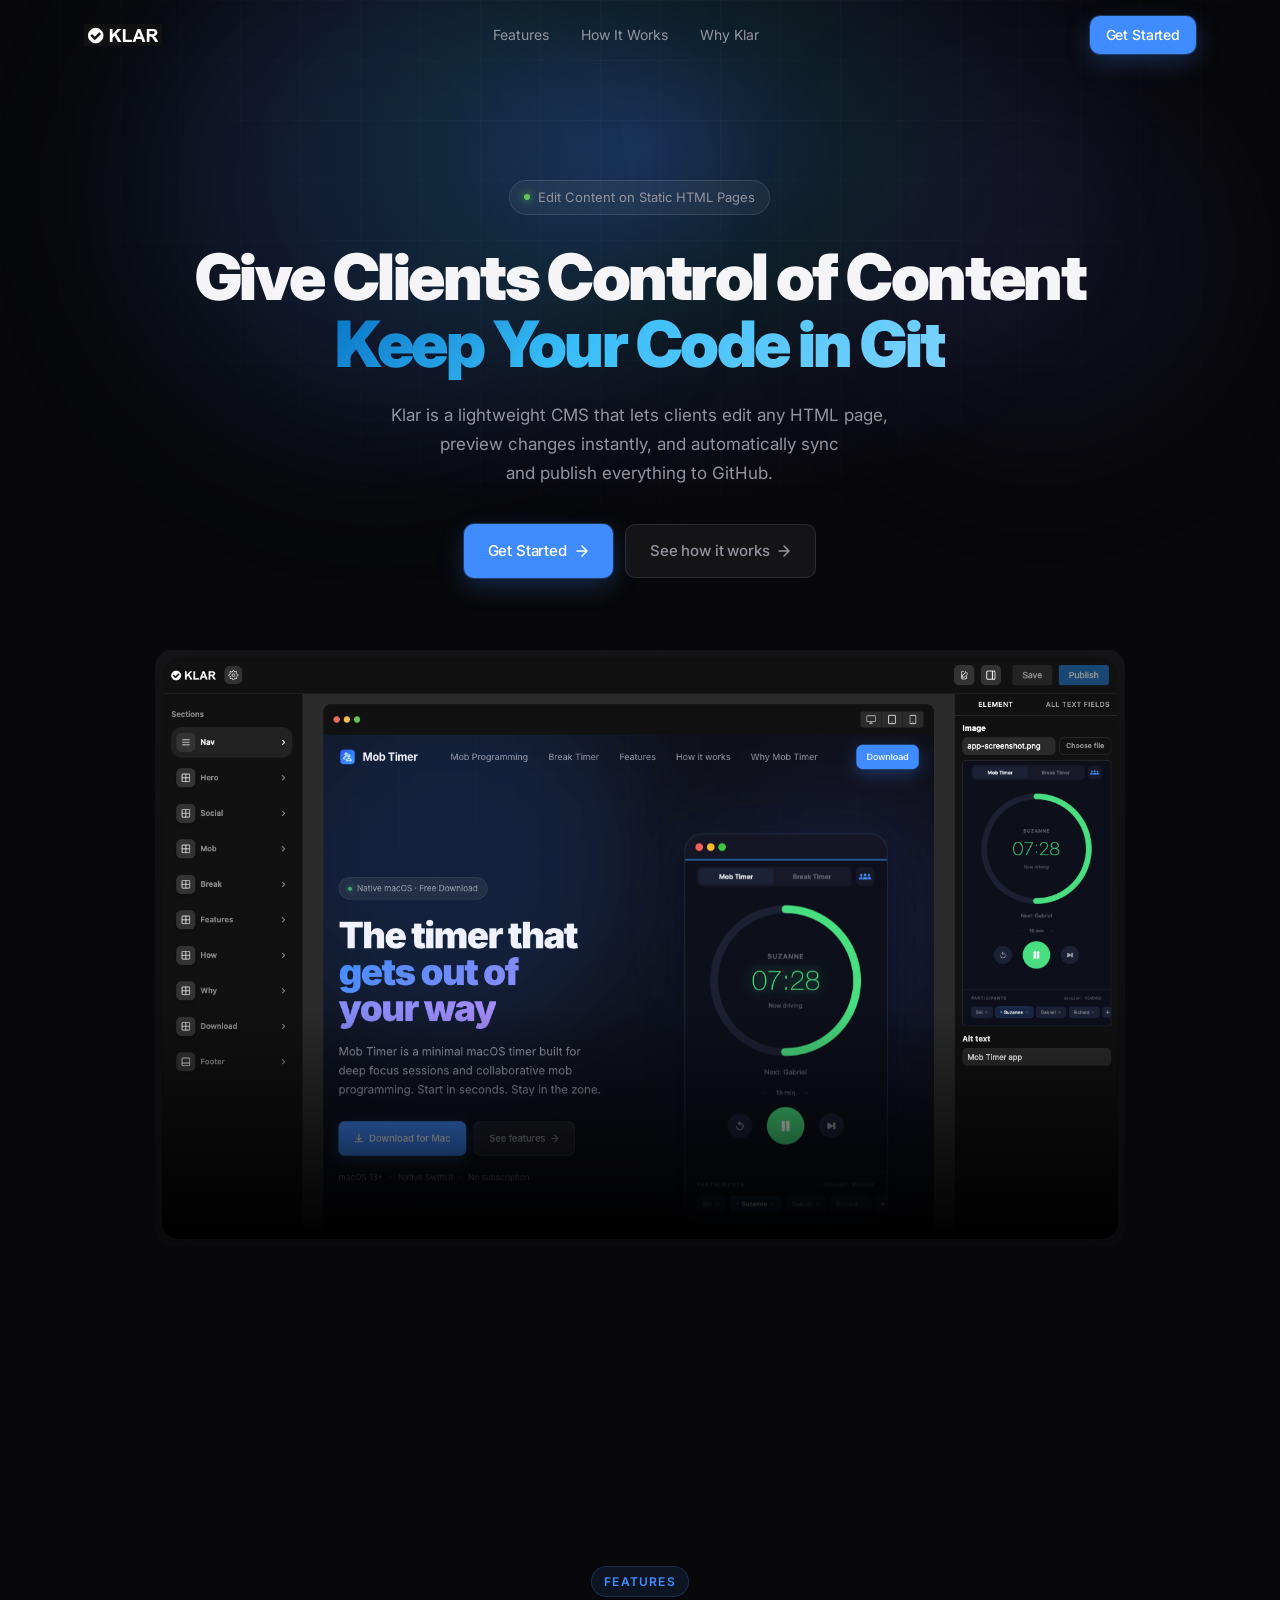
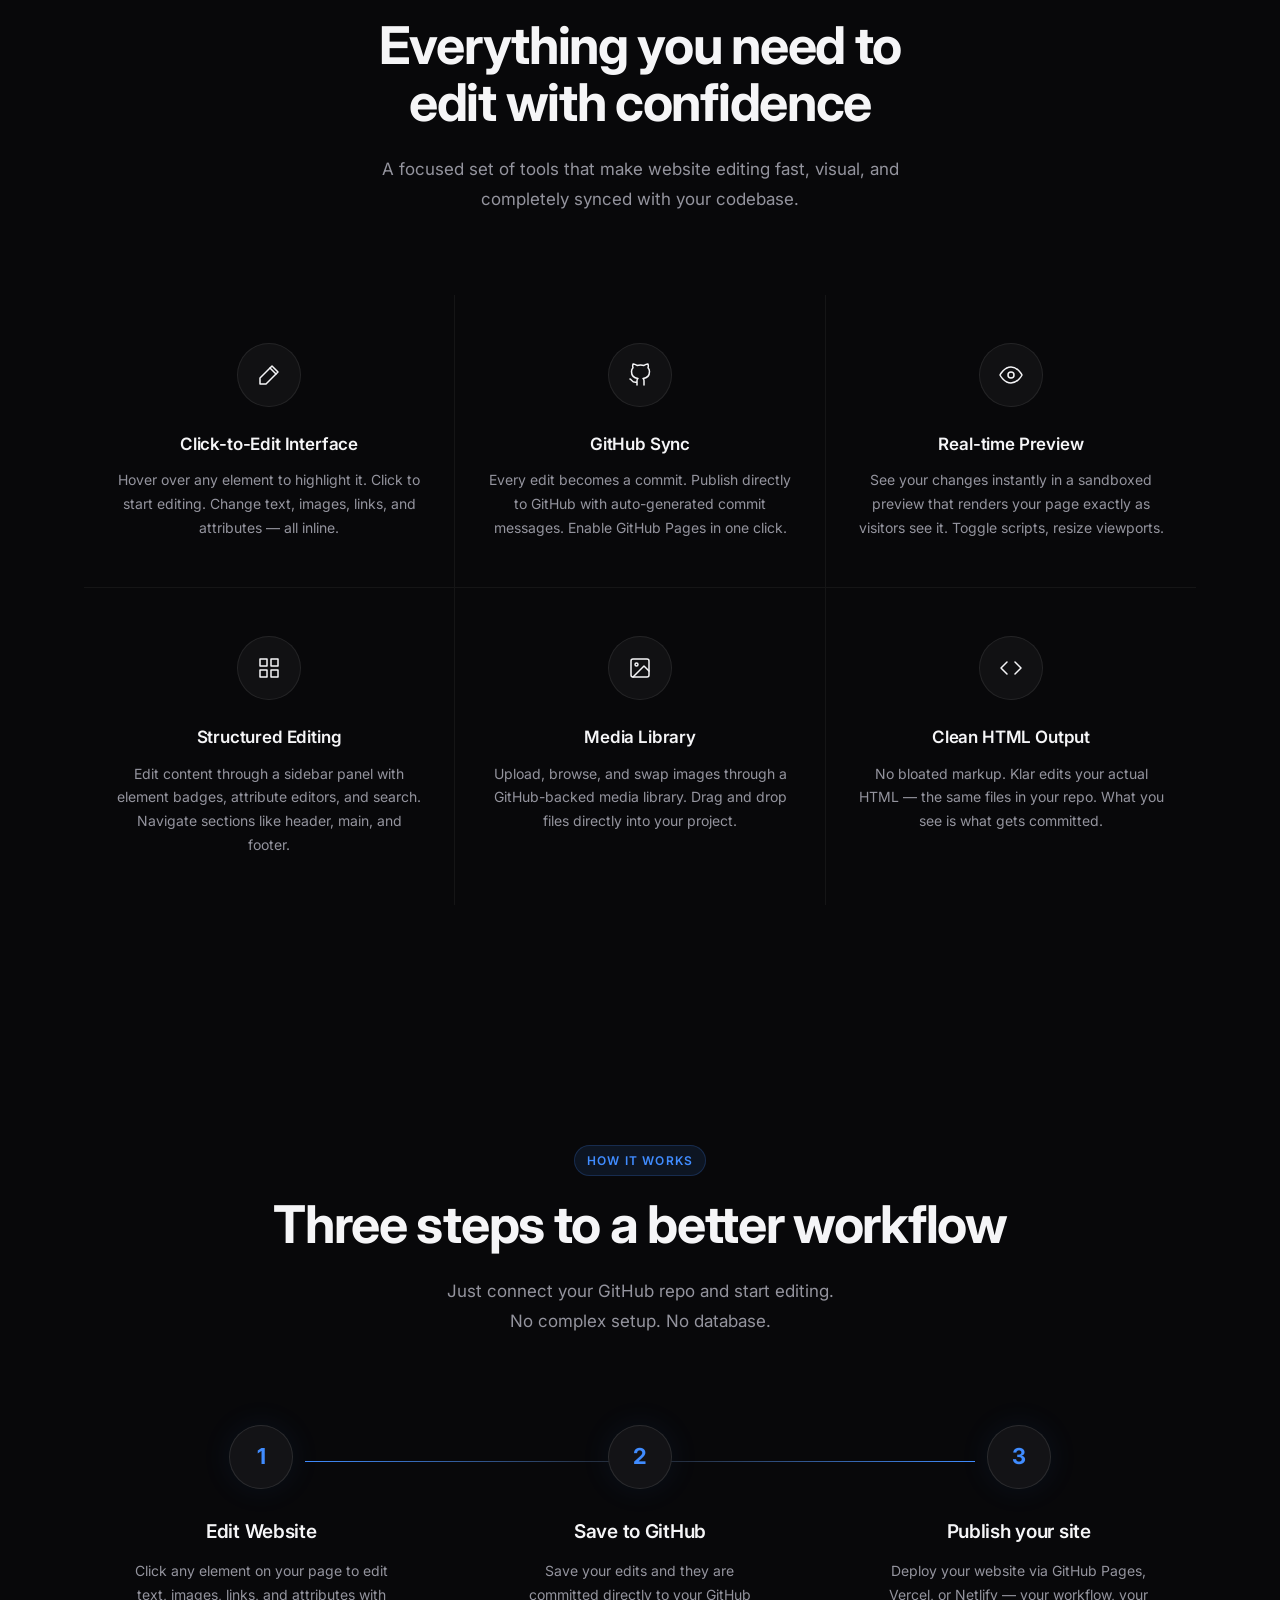
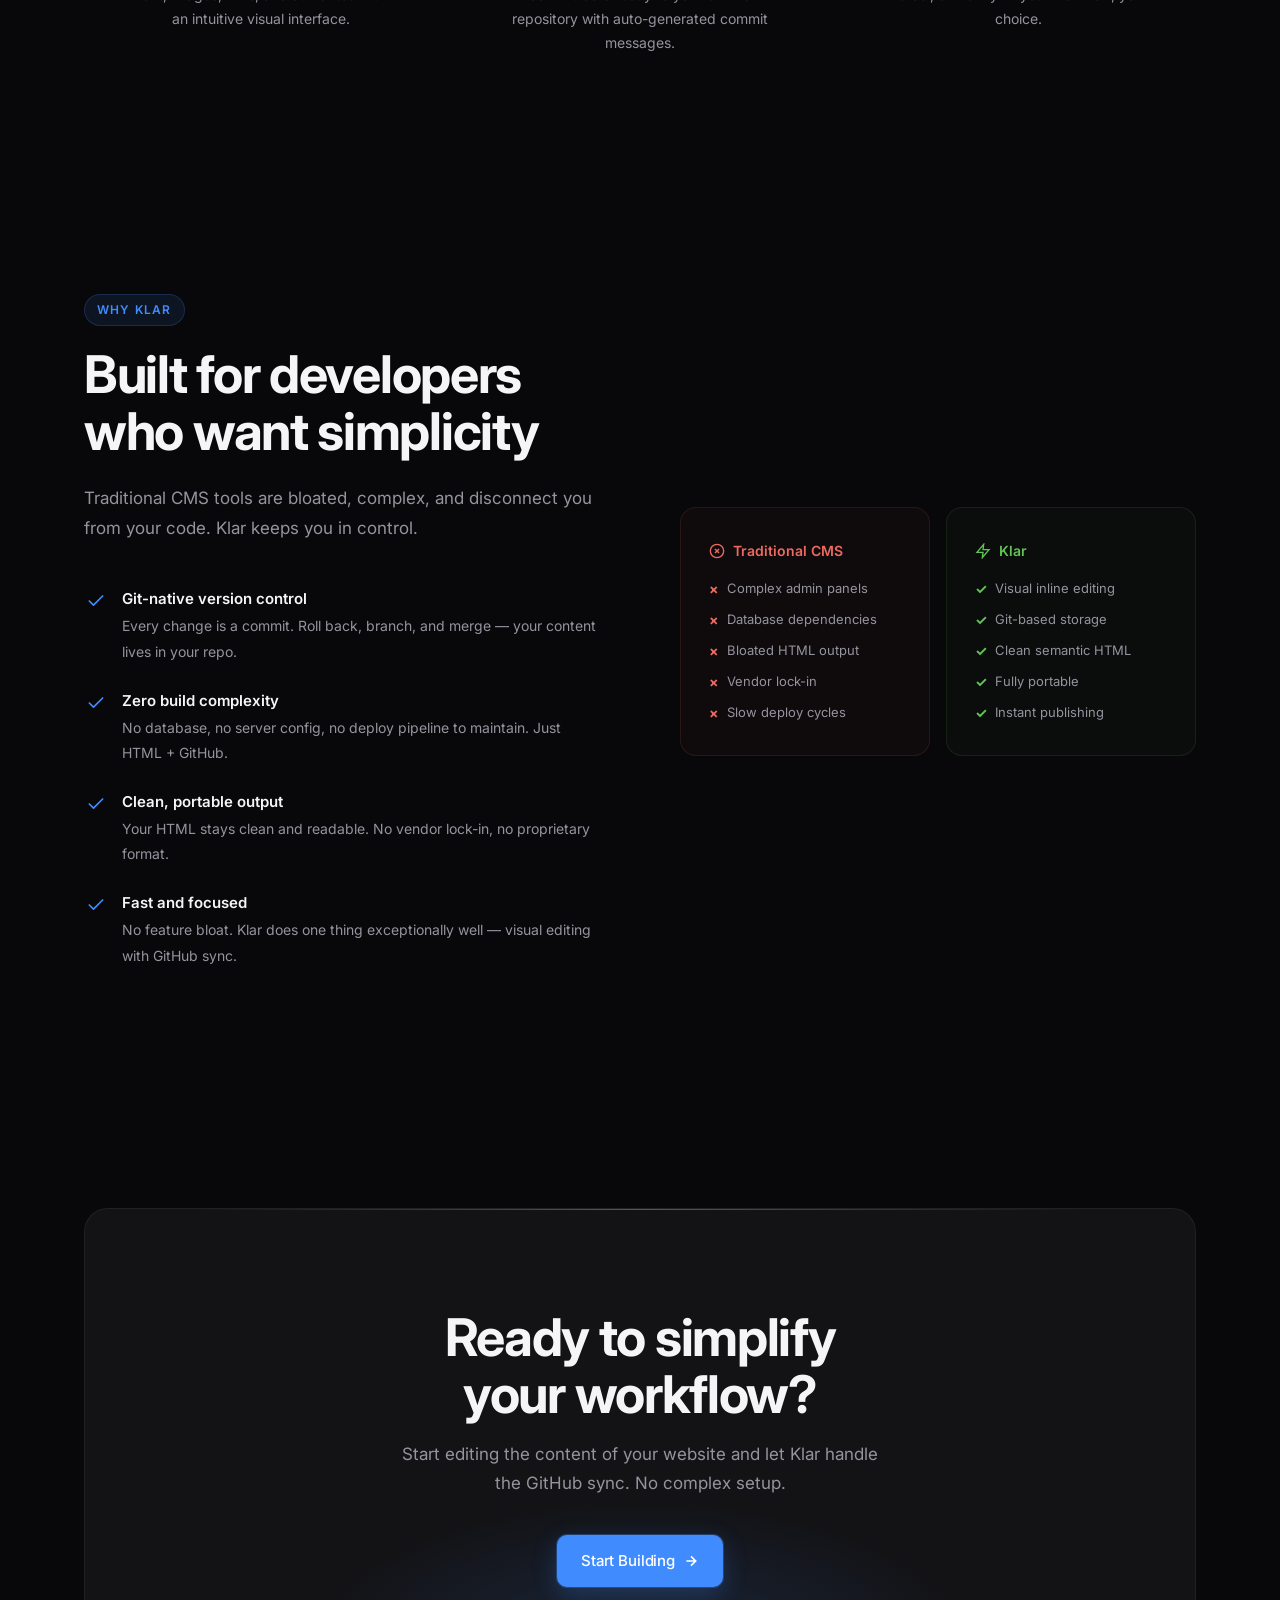
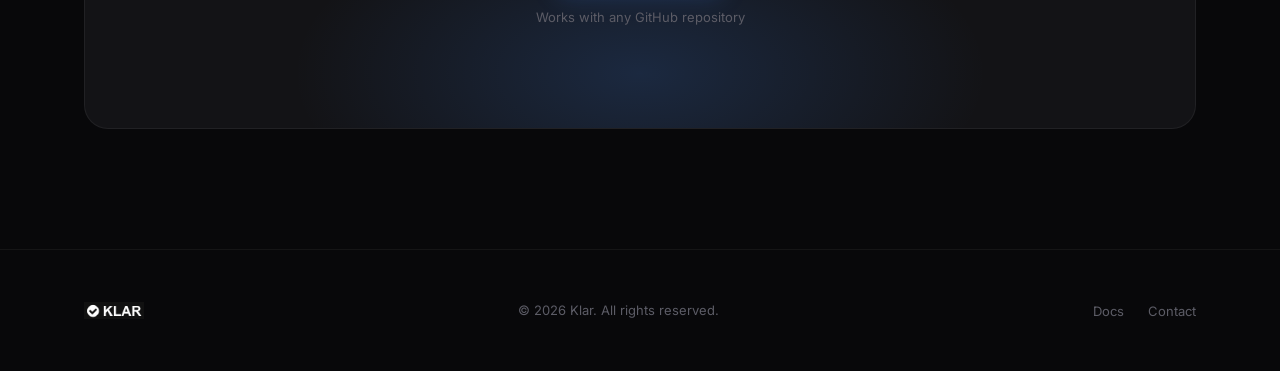
<file: index-1.html>
<!DOCTYPE html>
<html lang="en">
  <head>
    <script>
      document.documentElement.classList.add("js");
    </script>
    <meta charset="UTF-8">
    <meta name="viewport" content="width=device-width, initial-scale=1.0">
    <title>Klar — Visual CMS with GitHub Sync</title>
    <link rel="icon" type="image/png" sizes="32x32" href="favicon-32.png">
    <link rel="icon" type="image/png" sizes="512x512" href="favicon.png">
    <link rel="apple-touch-icon" href="images/favicon.png">
    <meta name="description" content="Edit your website visually. Sync every change to GitHub automatically. Klar is the modern CMS built for developers who want simplicity and control.">
    <link rel="preconnect" href="https://fonts.googleapis.com">
    <link rel="preconnect" href="https://fonts.gstatic.com" crossorigin="">
    <link href="https://fonts.googleapis.com/css2?family=Inter:wght@400;500;600;700;800&amp;display=swap" rel="stylesheet">
    <style>
      /* ========================================
       CSS Variables & Reset
       ======================================== */
      :root {
        --color-primary: #408cff;
        --color-primary-hover: #5a9fff;
        --color-primary-soft: rgba(64, 140, 255, 0.1);
        --color-primary-glow: rgba(64, 140, 255, 0.3);

        --color-bg: #08080a;
        --color-bg-elevated: #0f0f12;
        --color-bg-card: #131316;
        --color-bg-card-hover: #1a1a1e;

        --color-surface: #18181c;
        --color-surface-hover: #202024;

        --color-text: #f5f5f7;
        --color-text-secondary: #94949e;
        --color-text-muted: #5c5c66;

        --color-border: rgba(255, 255, 255, 0.05);
        --color-border-hover: rgba(255, 255, 255, 0.1);

        --color-green: #61c454;
        --color-orange: #fb923c;
        --color-red: #ec6a5f;

        --font-sans:
          "Inter", -apple-system, BlinkMacSystemFont, "Segoe UI", sans-serif;
        --font-mono: "SF Mono", "Fira Code", "Fira Mono", monospace;

        --radius-sm: 8px;
        --radius-md: 12px;
        --radius-lg: 16px;
        --radius-xl: 24px;
        --radius-full: 9999px;

        --max-width: 1160px;
        --section-padding: 120px;

        --ease-out-expo: cubic-bezier(0.16, 1, 0.3, 1);
        --ease-out-quart: cubic-bezier(0.25, 1, 0.5, 1);
      }

      *,
      *::before,
      *::after {
        margin: 0;
        padding: 0;
        box-sizing: border-box;
      }

      html {
        scroll-behavior: smooth;
        -webkit-font-smoothing: antialiased;
        -moz-osx-font-smoothing: grayscale;
      }

      body {
        font-family: var(--font-sans);
        background: var(--color-bg);
        color: var(--color-text);
        line-height: 1.6;
        overflow-x: hidden;
      }

      a {
        color: inherit;
        text-decoration: none;
      }

      img {
        max-width: 100%;
        display: block;
      }

      /* ========================================
       Utility
       ======================================== */
      .container {
        max-width: var(--max-width);
        margin: 0 auto;
        padding: 0 24px;
      }

      .section {
        padding: var(--section-padding) 0;
      }

      .section-label {
        display: inline-block;
        font-size: 12px;
        font-weight: 600;
        letter-spacing: 0.1em;
        text-transform: uppercase;
        color: var(--color-primary);
        background: rgba(64, 140, 255, 0.1);
        border: 1px solid rgba(64, 140, 255, 0.2);
        padding: 5px 12px;
        border-radius: 100px;
        margin-bottom: 20px;
      }

      .section-title {
        font-size: clamp(34px, 5vw, 52px);
        font-weight: 700;
        line-height: 1.1;
        letter-spacing: -0.025em;
        margin-bottom: 24px;
      }

      .section-desc {
        font-size: 17px;
        color: var(--color-text-secondary);
        max-width: 560px;
        line-height: 1.75;
      }

      .btn {
        display: inline-flex;
        align-items: center;
        gap: 8px;
        font-family: var(--font-sans);
        font-weight: 500;
        letter-spacing: -0.01em;
        border-radius: 10px;
        border: none;
        cursor: pointer;
        transition: all 0.2s cubic-bezier(0.4, 0, 0.2, 1);
        white-space: nowrap;
      }

      .btn-sm {
        padding: 8px 16px;
        font-size: 14px;
      }

      .btn-large {
        padding: 14px 24px;
        font-size: 15px;
      }

      .btn-primary {
        background: var(--color-primary);
        color: #fff;
        box-shadow:
          0 0 0 1px rgba(64, 140, 255, 0.3),
          0 8px 24px rgba(64, 140, 255, 0.25);
      }

      .btn-primary:hover {
        background: #3b9ede;
        box-shadow:
          0 0 0 1px rgba(64, 140, 255, 0.5),
          0 12px 32px rgba(64, 140, 255, 0.35);
        transform: translateY(-1px);
      }

      .btn-secondary {
        color: var(--color-text-secondary);
        background: rgba(255, 255, 255, 0.05);
        border: 1px solid var(--color-border-hover);
      }

      .btn-secondary:hover {
        color: var(--color-text);
        background: rgba(255, 255, 255, 0.09);
        border-color: rgba(255, 255, 255, 0.14);
        transform: translateY(-1px);
      }

      /* ========================================
       Animations
       ======================================== */
      @keyframes fadeUp {
        from {
          opacity: 0;
          transform: translateY(40px);
        }

        to {
          opacity: 1;
          transform: translateY(0);
        }
      }

      @keyframes fadeIn {
        from {
          opacity: 0;
        }

        to {
          opacity: 1;
        }
      }

      @keyframes pulseGlow {

        0%,
        100% {
          opacity: 0.3;
        }

        50% {
          opacity: 0.7;
        }
      }

      @keyframes breathe {

        0%,
        100% {
          transform: scale(1);
          opacity: 0.3;
        }

        50% {
          transform: scale(1.05);
          opacity: 0.6;
        }
      }

      @keyframes slideInUp {
        from {
          opacity: 0;
          transform: translateY(60px) scale(0.97);
        }

        to {
          opacity: 1;
          transform: translateY(0) scale(1);
        }
      }

      .js .animate-on-scroll {
        opacity: 0;
        transform: translateY(40px);
        transition:
          opacity 0.9s var(--ease-out-expo),
          transform 0.9s var(--ease-out-expo);
      }

      .js .animate-on-scroll.visible {
        opacity: 1;
        transform: translateY(0);
      }

      /* ========================================
       Navigation
       ======================================== */
      .nav {
        position: fixed;
        top: 0;
        left: 0;
        right: 0;
        z-index: 100;
        padding: 16px 0;
      }

      .nav::before {
        content: "";
        position: absolute;
        inset: 0;
        background: var(--color-bg);
        border-bottom: 1px solid var(--color-border-hover);
        opacity: 0;
        transition: opacity 0.3s ease;
        z-index: -1;
      }

      .nav.scrolled::before {
        opacity: 1;
      }

      .nav-inner {
        max-width: var(--max-width);
        margin: 0 auto;
        padding: 0 24px;
        display: flex;
        align-items: center;
        gap: 40px;
      }

      .nav-logo {
        display: flex;
        align-items: center;
        gap: 10px;
        font-size: 17px;
        font-weight: 700;
        letter-spacing: -0.02em;
        flex-shrink: 0;
      }

      .nav-links {
        display: flex;
        justify-content: center;
        gap: 8px;
        list-style: none;
        flex: 1;
      }

      .nav-links a {
        font-size: 14px;
        color: var(--color-text-secondary);
        padding: 6px 12px;
        border-radius: 8px;
        transition: all 0.2s ease;
      }

      .nav-links a:hover {
        color: var(--color-text);
        background: rgba(255, 255, 255, 0.06);
      }

      .nav-links a.nav-active {
        color: var(--color-text);
        background: rgba(255, 255, 255, 0.06);
      }

      .nav .btn {
        margin-left: auto;
        flex-shrink: 0;
      }

      .mobile-toggle {
        display: none;
        background: none;
        border: none;
        color: var(--color-text);
        cursor: pointer;
        padding: 4px;
      }

      /* ========================================
       Hero
       ======================================== */
      .hero {
        position: relative;
        padding: 180px 0 200px;
        overflow: hidden;
      }

      .hero-bg {
        position: absolute;
        inset: 0;
        z-index: 0;
        transform: translateZ(0);
      }

      .hero-spotlight {
        position: absolute;
        top: -350px;
        left: 50%;
        transform: translateX(-50%);
        width: 1400px;
        height: 1000px;
        background: radial-gradient(ellipse 50% 50% at 50% 50%,
            rgba(64, 140, 255, 0.3) 0%,
            rgba(56, 189, 248, 0.12) 30%,
            rgba(99, 102, 241, 0.06) 55%,
            transparent 75%);
        pointer-events: none;
      }

      .hero-glow {
        position: absolute;
        border-radius: 50%;
        filter: blur(80px);
        pointer-events: none;
        will-change: transform;
        transform: translateZ(0);
      }

      .hero-glow-1 {
        width: 500px;
        height: 500px;
        background: rgba(64, 140, 255, 0.1);
        top: -60px;
        left: 10%;
      }

      .hero-glow-2 {
        width: 350px;
        height: 350px;
        background: rgba(99, 102, 241, 0.08);
        top: 80px;
        right: 5%;
      }

      .hero-grid {
        position: absolute;
        inset: 0;
        background-image:
          linear-gradient(rgba(255, 255, 255, 0.025) 1px, transparent 1px),
          linear-gradient(90deg,
            rgba(255, 255, 255, 0.025) 1px,
            transparent 1px);
        background-size: 60px 60px;
        mask-image: radial-gradient(ellipse 80% 60% at 50% 0%,
            black,
            transparent);
      }

      .hero .container {
        position: relative;
        z-index: 1;
        display: flex;
        flex-direction: column;
        align-items: center;
        text-align: center;
      }

      .hero-content {
        max-width: 1000px;
      }

      .hero-badge {
        display: inline-flex;
        align-items: center;
        gap: 8px;
        font-size: 13px;
        color: var(--color-text-secondary);
        background: rgba(255, 255, 255, 0.05);
        border: 1px solid var(--color-border-hover);
        padding: 6px 14px;
        border-radius: 100px;
        margin-bottom: 28px;
      }

      .hero-badge-dot {
        width: 6px;
        height: 6px;
        background: var(--color-green);
        border-radius: 50%;
        box-shadow: 0 0 8px var(--color-green);
        animation: pulseGlow 2s ease-in-out infinite;
      }

      .hero-title {
        font-size: clamp(40px, 6vw, 64px);
        font-weight: 900;
        letter-spacing: -0.04em;
        line-height: 1.05;
        margin-bottom: 24px;
      }

      .hero-title .highlight {
        /* background: linear-gradient(
          135deg,
          #3b9ede 0%,
          #38bdf8 40%,
          #7dd3fc 100%
        ); */
        background: linear-gradient(135deg,
            #0874c5 0%,
            #38bdf8 40%,
            #7dd3fc 100%);

        -webkit-background-clip: text;
        -webkit-text-fill-color: transparent;
        background-clip: text;
      }

      .hero-subtitle {
        font-size: 17px;
        color: var(--color-text-secondary);
        line-height: 1.7;
        margin: 0 auto 36px;
        max-width: 540px;
      }

      .hero-actions {
        display: flex;
        gap: 12px;
        justify-content: center;
        flex-wrap: wrap;
      }

      /* Hero Visual */
      .hero-visual {
        position: relative;
        width: 100%;
        max-width: 970px;
        margin-top: 72px;
      }

      .hero-visual-frame {
        width: 100%;
        border-radius: 16px 16px 16px 16px;
        background-color: var(--color-bg);
        /* border: 1px solid rgba(255, 255, 255, 0.08); */
        border-bottom: none;
        padding: 8px;
        position: relative;
        background: linear-gradient(180deg,
            rgba(255, 255, 255, 0.05) 0%,
            rgba(255, 255, 255, 0.015) 100%);
        backdrop-filter: blur(16px);
        -webkit-backdrop-filter: blur(16px);
        /* box-shadow:
          inset 0 0 0 rgba(255, 255, 255, 0.1),
          inset 0 -1px 0 rgba(255, 255, 255, 0.02),
          inset 1px 0 0 rgba(255, 255, 255, 0.04),
          inset -1px 0 0 rgba(255, 255, 255, 0.04),
          0 0 60px rgba(64, 140, 255, 0.15),
          0 0 120px rgba(64, 140, 255, 0.08),
          0 24px 80px rgba(0, 0, 0, 0.5); */
      }

      .hero-frame-chrome {
        display: flex;
        display: none;
        gap: 6px;
        padding: 10px 12px 19px 15px;
        align-items: center;
      }

      .hero-frame-dot {
        width: 10px;
        height: 10px;
        border-radius: 50%;
      }

      .hero-frame-dot:nth-child(1) {
        background: #ff5f57;
      }

      .hero-frame-dot:nth-child(2) {
        background: #febc2e;
      }

      .hero-frame-dot:nth-child(3) {
        background: #28c840;
      }

      .hero-visual-frame img {
        width: 100%;
        height: auto;
        display: block;
        border-radius: 16px 16px 16px 16px;
      }

      .hero-visual-frame-fade {
        position: relative;
      }

      .hero-visual-frame-fade::after {
        content: "";
        position: absolute;
        /* display: none; */
        bottom: -1px;
        left: -1px;
        right: -1px;
        height: 40%;
        background: linear-gradient(to bottom, transparent 0%, #000 100%);
        pointer-events: none;
        border-radius: 16px 16px 16px 16px;
      }

      /* ========================================
       Features
       ======================================== */
      .features {
        padding: 120px 0;
      }

      .features-header {
        text-align: center;
        margin-bottom: 80px;
      }

      .features-header .section-desc {
        margin: 0 auto;
      }

      .features-grid {
        display: grid;
        grid-template-columns: repeat(3, 1fr);
        gap: 1px;
        background: var(--color-border);
      }

      .feature-card {
        position: relative;
        padding: 48px 32px;
        background: var(--color-bg);
        text-align: center;
        transition: background 0.4s var(--ease-out-expo);
      }

      .feature-card:hover {
        background: rgba(255, 255, 255, 0.02);
      }

      .feature-icon {
        width: 64px;
        height: 64px;
        display: flex;
        align-items: center;
        justify-content: center;
        background: rgba(255, 255, 255, 0.04);
        border: 1px solid rgba(255, 255, 255, 0.08);
        border-radius: 50%;
        margin: 0 auto 24px;
      }

      .feature-icon svg {
        width: 24px;
        height: 24px;
        stroke: var(--color-text);
        fill: none;
        stroke-width: 1.5;
        stroke-linecap: round;
        stroke-linejoin: round;
      }

      .feature-card h3 {
        font-size: 17px;
        font-weight: 600;
        margin-bottom: 10px;
        letter-spacing: -0.01em;
      }

      .feature-card p {
        font-size: 14px;
        color: var(--color-text-secondary);
        line-height: 1.7;
      }

      /* ========================================
       How It Works
       ======================================== */
      .how-it-works {
        padding: 120px 0;
        position: relative;
      }

      .how-it-works-header {
        text-align: center;
        margin-bottom: 88px;
      }

      .how-it-works-header .section-desc {
        margin: 0 auto;
      }

      .steps {
        display: grid;
        grid-template-columns: repeat(3, 1fr);
        gap: 24px;
        position: relative;
      }

      .steps::before {
        content: "";
        position: absolute;
        top: 36px;
        left: calc(16.66% + 36px);
        right: calc(16.66% + 36px);
        height: 1px;
        background: linear-gradient(90deg,
            var(--color-primary),
            var(--color-border-hover),
            var(--color-primary));
      }

      .step {
        text-align: center;
        position: relative;
      }

      .step-number {
        width: 64px;
        height: 64px;
        display: flex;
        align-items: center;
        justify-content: center;
        margin: 0 auto 28px;
        background: var(--color-bg-card);
        border: 1px solid var(--color-border-hover);
        border-radius: 50%;
        font-size: 22px;
        font-weight: 700;
        color: var(--color-primary);
        position: relative;
        z-index: 1;
        box-shadow: 0 0 32px rgba(64, 140, 255, 0.08);
      }

      .step h3 {
        font-size: 19px;
        font-weight: 600;
        margin-bottom: 12px;
        letter-spacing: -0.015em;
      }

      .step p {
        font-size: 14px;
        color: var(--color-text-secondary);
        line-height: 1.7;
        max-width: 260px;
        margin: 0 auto;
      }

      /* ========================================
       Why Section
       ======================================== */
      .why-section {
        padding: 120px 0;
      }

      .why-grid {
        display: grid;
        grid-template-columns: 1fr 1fr;
        gap: 80px;
        align-items: center;
      }

      .why-content .section-desc {
        margin-bottom: 44px;
      }

      .why-list {
        list-style: none;
        display: flex;
        flex-direction: column;
        gap: 24px;
      }

      .why-list li {
        display: flex;
        align-items: flex-start;
        gap: 14px;
      }

      .why-list-icon {
        width: 24px;
        height: 24px;
        display: flex;
        align-items: center;
        justify-content: center;
        flex-shrink: 0;
        margin-top: 2px;
      }

      .why-list-icon svg {
        width: 20px;
        height: 20px;
        stroke: var(--color-primary);
        fill: none;
        stroke-width: 2;
      }

      .why-list li strong {
        display: block;
        font-size: 15px;
        font-weight: 600;
        margin-bottom: 2px;
      }

      .why-list li span {
        font-size: 14px;
        color: var(--color-text-secondary);
        line-height: 1.6;
      }

      .why-visual {
        position: relative;
      }

      .why-compare {
        display: grid;
        grid-template-columns: 1fr 1fr;
        gap: 16px;
      }

      .why-compare-card {
        padding: 32px 28px;
        border-radius: var(--radius-lg);
        border: 1px solid var(--color-border);
        transition: all 0.4s var(--ease-out-expo);
      }

      .why-compare-card:hover {
        transform: translateY(-2px);
      }

      .why-compare-card.old {
        background: rgba(236, 106, 95, 0.03);
        border-color: rgba(236, 106, 95, 0.12);
      }

      .why-compare-card.new {
        background: rgba(97, 196, 84, 0.03);
        border-color: rgba(97, 196, 84, 0.12);
      }

      .why-compare-card h4 {
        font-size: 14px;
        font-weight: 600;
        margin-bottom: 16px;
        display: flex;
        align-items: center;
        gap: 8px;
      }

      .why-compare-card.old h4 {
        color: var(--color-red);
      }

      .why-compare-card.new h4 {
        color: var(--color-green);
      }

      .why-compare-card ul {
        list-style: none;
        display: flex;
        flex-direction: column;
        gap: 10px;
      }

      .why-compare-card li {
        font-size: 13px;
        color: var(--color-text-secondary);
        display: flex;
        align-items: center;
        gap: 8px;
        line-height: 1.5;
      }

      .why-compare-card.old li::before {
        content: "×";
        color: var(--color-red);
        font-weight: 700;
        font-size: 14px;
      }

      .why-compare-card.new li::before {
        content: "✓";
        color: var(--color-green);
        font-weight: 700;
        font-size: 14px;
      }

      /* ========================================
       CTA Section
       ======================================== */
      .cta-section {
        padding: 120px 0;
      }

      .cta-box {
        position: relative;
        text-align: center;
        padding: 100px 48px;
        background: var(--color-bg-card);
        border: 1px solid rgba(255, 255, 255, 0.06);
        border-radius: var(--radius-xl);
        overflow: hidden;
      }

      .cta-box::before {
        content: "";
        position: absolute;
        top: 0;
        left: 0;
        right: 0;
        height: 1px;
        background: linear-gradient(90deg,
            transparent 10%,
            rgba(64, 140, 255, 0.6) 50%,
            transparent 90%);
      }

      .cta-glow {
        position: absolute;
        bottom: -120px;
        left: 50%;
        transform: translateX(-50%);
        width: 700px;
        height: 350px;
        background: radial-gradient(ellipse at center,
            rgba(64, 140, 255, 0.18) 0%,
            transparent 70%);
        pointer-events: none;
        animation: breathe 6s ease-in-out infinite;
      }

      .cta-box .section-title {
        position: relative;
        z-index: 1;
        margin-bottom: 16px;
      }

      .cta-box .section-desc {
        position: relative;
        z-index: 1;
        margin: 0 auto 36px;
        text-align: center;
      }

      .cta-buttons {
        position: relative;
        z-index: 1;
        display: flex;
        align-items: center;
        justify-content: center;
        gap: 16px;
      }

      .cta-note {
        position: relative;
        z-index: 1;
        margin-top: 20px;
        font-size: 13px;
        color: var(--color-text-muted);
      }

      /* ========================================
       Footer
       ======================================== */
      .footer {
        padding: 48px 0;
        border-top: 1px solid var(--color-border);
      }

      .footer-inner {
        display: flex;
        align-items: center;
        justify-content: space-between;
      }

      .footer-brand {
        display: flex;
        align-items: center;
        gap: 10px;
      }

      .footer-brand-icon {
        width: 24px;
        height: 24px;
        background: var(--color-primary);
        border-radius: 6px;
        display: flex;
        align-items: center;
        justify-content: center;
      }

      .footer-brand-icon svg {
        width: 13px;
        height: 13px;
        fill: #fff;
      }

      .footer-brand span {
        font-size: 14px;
        font-weight: 600;
      }

      .footer-copyright {
        font-size: 13px;
        color: var(--color-text-muted);
      }

      .footer-links {
        display: flex;
        gap: 24px;
        list-style: none;
      }

      .footer-links a {
        font-size: 13px;
        color: var(--color-text-muted);
        transition: color 0.2s ease;
      }

      .footer-links a:hover {
        color: var(--color-text);
      }

      /* ========================================
       Responsive
       ======================================== */
      @media (max-width: 1024px) {
        :root {
          --section-padding: 80px;
        }

        .features-grid {
          grid-template-columns: repeat(2, 1fr);
        }

        .steps {
          grid-template-columns: repeat(2, 1fr);
        }

        .steps::before {
          display: none;
        }

        .why-grid {
          gap: 48px;
        }
      }

      @media (max-width: 768px) {
        :root {
          --section-padding: 80px;
        }

        .nav-links {
          display: none;
        }

        .mobile-toggle {
          display: block;
        }

        .hero {
          padding: 120px 0 48px;
        }

        .hero-visual {
          margin-top: 48px;
        }

        .features-grid {
          grid-template-columns: 1fr;
        }

        .steps {
          grid-template-columns: 1fr;
          gap: 48px;
        }

        .steps::before {
          display: none;
        }

        .why-grid {
          grid-template-columns: 1fr;
          gap: 56px;
        }

        .why-compare {
          grid-template-columns: 1fr;
        }

        .footer-inner {
          flex-direction: column;
          gap: 24px;
          text-align: center;
        }

        .cta-box {
          padding: 56px 24px;
        }

        .cta-buttons {
          flex-direction: column;
        }

        .cta-buttons .btn {
          width: 100%;
          justify-content: center;
        }
      }
    </style>
  </head>
  <body>
    <!-- ============ Navigation ============ -->
    <nav class="nav" id="nav">
      <div class="nav-inner">
        <a href="#" class="nav-logo">
          <img src="images/klar-logo.png" alt="Klar">
          <!-- <div class="nav-logo-icon">
            <svg viewBox="0 0 24 24">
              <path d="M13 2L3 14h9l-1 8 10-12h-9l1-8z" />
            </svg>
          </div>
          Klar -->
        </a>
        <ul class="nav-links">
          <li><a href="#features">Features</a></li>
          <li><a href="#how-it-works">How It Works</a></li>
          <li><a href="#why">Why Klar</a></li>
        </ul>
        <a href="#cta" class="btn btn-sm btn-primary">Get Started</a>
        <button class="mobile-toggle" aria-label="Menu">
          <svg width="24" height="24" viewBox="0 0 24 24" fill="none" stroke="currentColor" stroke-width="2">
            <line x1="3" y1="6" x2="21" y2="6"></line>
            <line x1="3" y1="12" x2="21" y2="12"></line>
            <line x1="3" y1="18" x2="21" y2="18"></line>
          </svg>
        </button>
      </div>
    </nav>

    <!-- ============ Hero ============ -->
    <section class="hero" id="hero">
      <div class="hero-bg">
        <div class="hero-spotlight"></div>
        <div class="hero-glow hero-glow-1"></div>
        <div class="hero-glow hero-glow-2"></div>
        <div class="hero-grid"></div>
      </div>
      <div class="container">
        <div class="hero-content">
          <!-- Open Source · GitHub Sync -->
          <!-- Tool for Static HTML Pages -->
          <!-- Ultimate Tool for Editing Static HTML Pages -->
          <!-- Give your editors control of the content -->
          <div class="hero-badge">
            <span class="hero-badge-dot"></span>
            Edit Content on Static HTML Pages
          </div>
          <!-- Give Your Clients the Keys -->
          <!-- Give Your Clients the Content -->
          <!-- Edit Any Page. Ship via Git. -->
          <!-- Let Clients Edit Your Site -->
          <h1 class="hero-title">  
            Give Clients Control of Content
            <br><span class="highlight">Keep Your Code in Git</span>
          </h1>
          <!-- Klar is a lightweight CMS that lets the clients edit any HTML page,
          preview changes instantly, and sync and publish<br />everything to
          GitHub automatically. -->
          <!-- Klar is a lightweight CMS that lets clients edit HTML pages, preview
          changes instantly, and automatically<br />publish to GitHub. -->
          <p class="hero-subtitle">
            Klar is a lightweight CMS that lets clients edit any HTML page,
            preview changes instantly, and automatically sync<br>and publish
            everything to GitHub.
          </p>

          <div class="hero-actions">
            <a href="#cta" class="btn btn-primary btn-large">
              Get Started
              <svg width="14" height="14" viewBox="0 0 14 14" fill="none">
                <path d="M2 7h10M7 2l5 5-5 5" stroke="currentColor" stroke-width="1.5" stroke-linecap="round" stroke-linejoin="round"></path>
              </svg>
            </a>
            <a href="#how-it-works" class="btn btn-secondary btn-large">
              See how it works
              <svg width="14" height="14" viewBox="0 0 14 14" fill="none">
                <path d="M2 7h10M7 2l5 5-5 5" stroke="currentColor" stroke-width="1.5" stroke-linecap="round" stroke-linejoin="round"></path>
              </svg>
            </a>
          </div>
        </div>

        <div class="hero-visual">
          <div class="hero-visual-frame">
            <div class="hero-frame-chrome">
              <span class="hero-frame-dot"></span>
              <span class="hero-frame-dot"></span>
              <span class="hero-frame-dot"></span>
            </div>
            <div class="hero-visual-frame-fade">
              <img src="images/Screenshot 2026-04-04 at 13.49.19.png" alt="Klar CMS editor interface showing visual editing, sections panel, and element properties">
            </div>
          </div>
        </div>
      </div>
    </section>

    <!-- ============ Features ============ -->
    <section class="features section" id="features">
      <div class="container">
        <div class="features-header animate-on-scroll">
          <div class="section-label">Features</div>
          <h2 class="section-title">
            Everything you need to<br>edit with confidence
          </h2>
          <p class="section-desc">
            A focused set of tools that make website editing fast, visual, and
            completely synced with your codebase.
          </p>
        </div>
        <div class="features-grid">
          <!-- Click-to-Edit -->
          <div class="feature-card">
            <div class="feature-icon">
              <svg viewBox="0 0 24 24">
                <path d="M15 3l6 6-12 12H3v-6L15 3z"></path>
                <path d="M13 5l6 6"></path>
              </svg>
            </div>
            <h3>Click-to-Edit Interface</h3>
            <p>
              Hover over any element to highlight it. Click to start editing.
              Change text, images, links, and attributes — all inline.
            </p>
          </div>

          <!-- GitHub Sync -->
          <div class="feature-card">
            <div class="feature-icon">
              <svg viewBox="0 0 24 24">
                <path d="M9 19c-5 1.5-5-2.5-7-3m14 6v-3.87a3.37 3.37 0 00-.94-2.61c3.14-.35 6.44-1.54 6.44-7A5.44 5.44 0 0020 4.77 5.07 5.07 0 0019.91 1S18.73.65 16 2.48a13.38 13.38 0 00-7 0C6.27.65 5.09 1 5.09 1A5.07 5.07 0 005 4.77a5.44 5.44 0 00-1.5 3.78c0 5.42 3.3 6.61 6.44 7A3.37 3.37 0 009 18.13V22">
                </path>
              </svg>
            </div>
            <h3>GitHub Sync</h3>
            <p>
              Every edit becomes a commit. Publish directly to GitHub with
              auto-generated commit messages. Enable GitHub Pages in one click.
            </p>
          </div>

          <!-- Real-time Preview -->
          <div class="feature-card">
            <div class="feature-icon">
              <svg viewBox="0 0 24 24">
                <path d="M1 12s4-8 11-8 11 8 11 8-4 8-11 8-11-8-11-8z"></path>
                <circle cx="12" cy="12" r="3"></circle>
              </svg>
            </div>
            <h3>Real-time Preview</h3>
            <p>
              See your changes instantly in a sandboxed preview that renders
              your page exactly as visitors see it. Toggle scripts, resize
              viewports.
            </p>
          </div>

          <!-- Structured Panel -->
          <div class="feature-card">
            <div class="feature-icon">
              <svg viewBox="0 0 24 24">
                <rect x="3" y="3" width="7" height="7"></rect>
                <rect x="14" y="3" width="7" height="7"></rect>
                <rect x="14" y="14" width="7" height="7"></rect>
                <rect x="3" y="14" width="7" height="7"></rect>
              </svg>
            </div>
            <h3>Structured Editing</h3>
            <p>
              Edit content through a sidebar panel with element badges,
              attribute editors, and search. Navigate sections like header,
              main, and footer.
            </p>
          </div>

          <!-- Media Management -->
          <div class="feature-card">
            <div class="feature-icon">
              <svg viewBox="0 0 24 24">
                <rect x="3" y="3" width="18" height="18" rx="2" ry="2"></rect>
                <circle cx="8.5" cy="8.5" r="1.5"></circle>
                <polyline points="21 15 16 10 5 21"></polyline>
              </svg>
            </div>
            <h3>Media Library</h3>
            <p>
              Upload, browse, and swap images through a GitHub-backed media
              library. Drag and drop files directly into your project.
            </p>
          </div>

          <!-- Clean Output -->
          <div class="feature-card">
            <div class="feature-icon">
              <svg viewBox="0 0 24 24">
                <polyline points="16 18 22 12 16 6"></polyline>
                <polyline points="8 6 2 12 8 18"></polyline>
              </svg>
            </div>
            <h3>Clean HTML Output</h3>
            <p>
              No bloated markup. Klar edits your actual HTML — the same files in
              your repo. What you see is what gets committed.
            </p>
          </div>
        </div>
      </div>
    </section>

    <!-- ============ How It Works ============ -->
    <section class="how-it-works section" id="how-it-works">
      <div class="container">
        <div class="how-it-works-header animate-on-scroll">
          <div class="section-label">How It Works</div>
          <h2 class="section-title">Three steps to a better workflow</h2>
          <p class="section-desc">
            Just connect your GitHub repo and start editing.<br>No complex
            setup. No database.
          </p>
        </div>
        <div class="steps">
          <div class="step animate-on-scroll">
            <div class="step-number">1</div>
            <h3>Edit Website</h3>
            <p>
              Click any element on your page to edit text, images, links, and
              attributes with an intuitive visual interface.
            </p>
          </div>
          <div class="step animate-on-scroll">
            <div class="step-number">2</div>
            <h3>Save to GitHub</h3>
            <p>
              Save your edits and they are committed directly to your GitHub
              repository with auto-generated commit messages.
            </p>
          </div>
          <div class="step animate-on-scroll">
            <div class="step-number">3</div>
            <h3>Publish your site</h3>
            <p>
              Deploy your website via GitHub Pages, Vercel, or Netlify — your
              workflow, your choice.
            </p>
          </div>
        </div>
      </div>
    </section>

    <!-- ============ Why Klar ============ -->
    <section class="why-section section" id="why">
      <div class="container">
        <div class="why-grid">
          <div class="why-content animate-on-scroll">
            <div class="section-label">Why Klar</div>
            <h2 class="section-title">
              Built for developers who want simplicity
            </h2>
            <p class="section-desc">
              Traditional CMS tools are bloated, complex, and disconnect you
              from your code. Klar keeps you in control.
            </p>
            <ul class="why-list">
              <li>
                <span class="why-list-icon">
                  <svg viewBox="0 0 24 24" fill="none" stroke="currentColor" stroke-width="2" stroke-linecap="round" stroke-linejoin="round">
                    <polyline points="20 6 9 17 4 12"></polyline>
                  </svg>
                </span>
                <div>
                  <strong>Git-native version control</strong>
                  <span>Every change is a commit. Roll back, branch, and merge —
                    your content lives in your repo.</span>
                </div>
              </li>
              <li>
                <span class="why-list-icon">
                  <svg viewBox="0 0 24 24" fill="none" stroke="currentColor" stroke-width="2" stroke-linecap="round" stroke-linejoin="round">
                    <polyline points="20 6 9 17 4 12"></polyline>
                  </svg>
                </span>
                <div>
                  <strong>Zero build complexity</strong>
                  <span>No database, no server config, no deploy pipeline to
                    maintain. Just HTML + GitHub.</span>
                </div>
              </li>
              <li>
                <span class="why-list-icon">
                  <svg viewBox="0 0 24 24" fill="none" stroke="currentColor" stroke-width="2" stroke-linecap="round" stroke-linejoin="round">
                    <polyline points="20 6 9 17 4 12"></polyline>
                  </svg>
                </span>
                <div>
                  <strong>Clean, portable output</strong>
                  <span>Your HTML stays clean and readable. No vendor lock-in, no
                    proprietary format.</span>
                </div>
              </li>
              <li>
                <span class="why-list-icon">
                  <svg viewBox="0 0 24 24" fill="none" stroke="currentColor" stroke-width="2" stroke-linecap="round" stroke-linejoin="round">
                    <polyline points="20 6 9 17 4 12"></polyline>
                  </svg>
                </span>
                <div>
                  <strong>Fast and focused</strong>
                  <span>No feature bloat. Klar does one thing exceptionally well —
                    visual editing with GitHub sync.</span>
                </div>
              </li>
            </ul>
          </div>
          <div class="why-visual animate-on-scroll">
            <div class="why-compare">
              <div class="why-compare-card old">
                <h4>
                  <svg width="16" height="16" viewBox="0 0 24 24" fill="none" stroke="currentColor" stroke-width="2">
                    <circle cx="12" cy="12" r="10"></circle>
                    <line x1="15" y1="9" x2="9" y2="15"></line>
                    <line x1="9" y1="9" x2="15" y2="15"></line>
                  </svg>
                  Traditional CMS
                </h4>
                <ul>
                  <li>Complex admin panels</li>
                  <li>Database dependencies</li>
                  <li>Bloated HTML output</li>
                  <li>Vendor lock-in</li>
                  <li>Slow deploy cycles</li>
                </ul>
              </div>
              <div class="why-compare-card new">
                <h4>
                  <svg width="16" height="16" viewBox="0 0 24 24" fill="none" stroke="currentColor" stroke-width="2">
                    <path d="M13 2L3 14h9l-1 8 10-12h-9l1-8z"></path>
                  </svg>
                  Klar
                </h4>
                <ul>
                  <li>Visual inline editing</li>
                  <li>Git-based storage</li>
                  <li>Clean semantic HTML</li>
                  <li>Fully portable</li>
                  <li>Instant publishing</li>
                </ul>
              </div>
            </div>
          </div>
        </div>
      </div>
    </section>

    <!-- ============ CTA ============ -->
    <section class="cta-section section" id="cta">
      <div class="container">
        <div class="cta-box animate-on-scroll">
          <div class="cta-glow"></div>
          <h2 class="section-title">Ready to simplify<br>your workflow?</h2>
          <p class="section-desc">
            Start editing the content of your website and let Klar handle<br>the
            GitHub sync. No complex setup.
          </p>
          <div class="cta-buttons">
            <a href="https://editor.klar.website/" class="btn btn-primary btn-large">
              Start Building
              <svg width="16" height="16" viewBox="0 0 24 24" fill="none" stroke="currentColor" stroke-width="2.5">
                <path d="M5 12h14M12 5l7 7-7 7"></path>
              </svg>
            </a>
            <!-- <a href="#" class="btn btn-secondary btn-large">View on GitHub</a> -->
          </div>
          <p class="cta-note">
            <!-- Free and open source · Works with any GitHub repository -->
            Works with any GitHub repository
          </p>
        </div>
      </div>
    </section>

    <!-- ============ Footer ============ -->
    <footer class="footer">
      <div class="container">
        <div class="footer-inner">
          <div class="footer-brand">
            <img src="images/klar-logo.png" alt="Klar" width="60">
            <!-- <div class="footer-brand-icon">
              <svg viewBox="0 0 24 24">
                <path d="M13 2L3 14h9l-1 8 10-12h-9l1-8z" />
              </svg>
            </div>
            <span>Klar</span> -->
          </div>
          <span class="footer-copyright">© 2026 Klar. All rights reserved.</span>
          <ul class="footer-links">
            <li><a href="https://klar-sites.github.io/klar-docs/page-5.html">Docs</a></li>
            <!-- <li><a href="#">GitHub</a></li> -->
            <li><a href="#">Contact</a></li>
          </ul>
        </div>
      </div>
    </footer>

    <!-- ============ JavaScript ============ -->
    <script>
      // Hero parallax glow
      const heroGlow1 = document.querySelector(".hero-glow-1");
      const heroGlow2 = document.querySelector(".hero-glow-2");

      window.addEventListener(
        "mousemove",
        (e) => {
          const x = (e.clientX / window.innerWidth - 0.5) * 30;
          const y = (e.clientY / window.innerHeight - 0.5) * 20;

          if (heroGlow1)
            heroGlow1.style.transform = `translate(${x * 0.5}px, ${y * 0.5}px)`;
          if (heroGlow2)
            heroGlow2.style.transform = `translate(${-x * 0.3}px, ${-y * 0.3}px)`;
        }, {
          passive: true
        },
      );

      // Scroll-based nav background
      const nav = document.getElementById("nav");
      window.addEventListener(
        "scroll",
        () => {
          if (window.scrollY > 20) {
            nav.classList.add("scrolled");
          } else {
            nav.classList.remove("scrolled");
          }
        }, {
          passive: true
        },
      );

      // Active nav link highlighting
      const sections = document.querySelectorAll("section[id]");
      const navLinks = document.querySelectorAll(".nav-links a");
      const sectionObserver = new IntersectionObserver(
        (entries) => {
          entries.forEach((entry) => {
            const id = entry.target.id;
            const link = document.querySelector(`.nav-links a[href="#${id}"]`);
            if (link) {
              link.classList.toggle("nav-active", entry.isIntersecting);
            }
          });
        }, {
          threshold: 0.4
        },
      );
      sections.forEach((s) => sectionObserver.observe(s));

      // Scroll animations with stagger
      const observer = new IntersectionObserver(
        (entries) => {
          entries.forEach((entry) => {
            if (entry.isIntersecting) {
              const siblings =
                entry.target.parentElement.querySelectorAll(
                  ".animate-on-scroll",
                );
              const index = Array.from(siblings).indexOf(entry.target);
              entry.target.style.transitionDelay = `${index * 0.12}s`;
              entry.target.classList.add("visible");
              observer.unobserve(entry.target);
            }
          });
        }, {
          threshold: 0.05,
          rootMargin: "0px 0px -60px 0px"
        },
      );

      document
        .querySelectorAll(".animate-on-scroll")
        .forEach((el) => observer.observe(el));

      // Smooth scroll for anchor links
      document.querySelectorAll('a[href^="#"]').forEach((link) => {
        link.addEventListener("click", (e) => {
          const href = link.getAttribute("href");
          if (href === "#") return;
          e.preventDefault();
          const target = document.querySelector(href);
          if (target) {
            const y = target.getBoundingClientRect().top + window.scrollY;
            window.scrollTo({
              top: y,
              behavior: "smooth"
            });
          }
        });
      });
    </script>
  </body>
</html>
</file>
